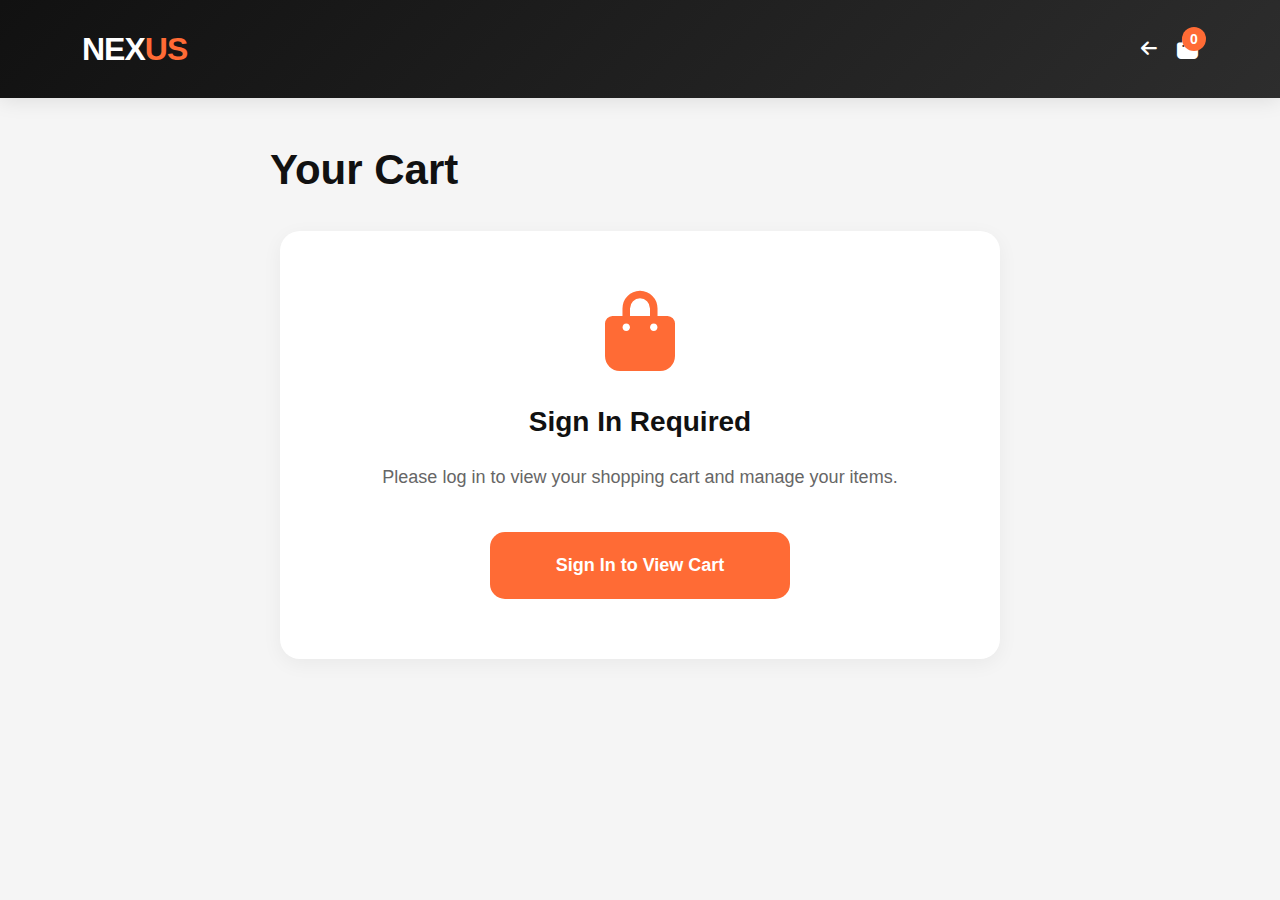
<file: cart.html>
<!DOCTYPE html>
<html lang="en">
  <head>
    <meta charset="UTF-8" />
    <title>Your Cart | NEXUS</title>
    <meta
      name="viewport"
      content="width=device-width, initial-scale=1.0, maximum-scale=1.0, user-scalable=no"
    />
    <link rel="stylesheet" href="cart.css" />
    <link
      rel="stylesheet"
      href="https://cdnjs.cloudflare.com/ajax/libs/font-awesome/6.4.0/css/all.min.css"
    />
  </head>
  <body>
    <!-- Mobile Header -->
    <header class="mobile-header">
      <div class="header-content">
        <a href="index.html" class="logo">NEX<span>US</span></a>
        <div class="header-actions">
          <a href="index.html" class="back-btn">
            <i class="fas fa-arrow-left"></i>
          </a>
          <div class="cart-icon">
            <i
              class="fas fa-shopping-bag"
              style="color: white; font-size: 24px"
            ></i>
            <span class="cart-count" id="cart-count">0</span>
          </div>
        </div>
      </div>
    </header>

    <!-- Cart Content -->
    <div class="cart-container">
      <h1 class="cart-title">Your Cart</h1>
      <div id="cart-content">
        <!-- Content will be loaded here -->
        <div class="loading-container">
          <div class="loading-spinner"></div>
          <p class="loading-text">Loading your cart...</p>
        </div>
      </div>
    </div>

    <script>
      const API_BASE = "https://backendroutes-lcpt.onrender.com";
      const cartContent = document.getElementById("cart-content");

      // Check login
      const user = JSON.parse(sessionStorage.getItem("user"));

      if (!user) {
        cartContent.innerHTML = `
                <div class="login-prompt">
                    <i class="fas fa-shopping-bag"></i>
                    <h2>Sign In Required</h2>
                    <p>Please log in to view your shopping cart and manage your items.</p>
                    <a href="login.html" class="login-btn">Sign In to View Cart</a>
                </div>
            `;
      } else {
        // Load cart for logged in user
        loadCart();
      }

      async function loadCart() {
        try {
          // 1️⃣ Get cart rows
          const cartRes = await fetch(`${API_BASE}/cart/${user.id}`);
          const cartItems = await cartRes.json();

          if (cartItems.length === 0) {
            cartContent.innerHTML = `
                        <div class="empty-cart">
                            <i class="fas fa-shopping-cart"></i>
                            <h2>Your Cart is Empty</h2>
                            <p>Looks like you haven't added any items to your cart yet. Start shopping to fill it up!</p>
                            <a href="index.html" class="continue-btn">Continue Shopping</a>
                        </div>
                    `;
            return;
          }

          // 2️⃣ Extract product IDs
          const productIds = cartItems.map((item) => item.product_id);

          // 3️⃣ Fetch products
          const productRes = await fetch(`${API_BASE}/products/by-ids`, {
            method: "POST",
            headers: { "Content-Type": "application/json" },
            body: JSON.stringify({ productIds }),
          });

          const products = await productRes.json();

          // 4️⃣ Merge cart + product data
          const merged = cartItems.map((cartItem) => {
            const product = products.find((p) => p.id === cartItem.product_id);
            return {
              ...product,
              size: cartItem.size,
              cart_id: cartItem.id,
            };
          });

          renderCart(merged);

          // Update cart count
          document.getElementById("cart-count").textContent = cartItems.length;
        } catch (err) {
          cartContent.innerHTML = `
                    <div class="error-container">
                        <div class="error-icon">
                            <i class="fas fa-exclamation-triangle"></i>
                        </div>
                        <p class="error-text">Failed to load cart. Please check your connection.</p>
                        <button onclick="loadCart()" class="retry-btn">Try Again</button>
                    </div>
                `;
        }
      }

      function renderCart(items) {
        // Calculate totals
        const subtotal = items.reduce((sum, item) => {
          return sum + parseFloat(item.price) * (item.quantity || 1);
        }, 0);

        const shipping = subtotal > 100 ? 0 : 9.99;
        const tax = subtotal * 0.08;
        const total = subtotal + shipping + tax;

        cartContent.innerHTML = `
                <div class="cart-items-container">
                    ${items
                      .map(
                        (item) => `
                        <div class="cart-item" data-id="${item.cart_id}">
                            <div class="item-header">
                                <div class="item-image">
                                    <img src="${item.img_url}" alt="${
                          item.name
                        }">
                                </div>
                                <div class="item-info">
                                    <h3 class="item-name">${item.name}</h3>
                                    <div class="item-details">
                                        <p>Size: ${item.size}</p>
                                        <p >Rating: <span style="color: #ff6b35; font-weight: 700;
                                             font-family: 'Montserrat', 'Segoe UI', Arial, sans-serif; 
                                             font-size: 20px;letter-spacing: 0.5px;"> ${
                                               item.rating
                                             } 
                                             </span>
                                             </p>
                                    </div>
                                    <div class="item-price">$${(
                                      parseFloat(item.price) * 1
                                    ).toFixed(2)}</div>
                                </div>
                            </div>
                            
                            <div class="item-actions"> 
                                <button class="remove-btn" onclick="removeItem(${
                                  item.id
                                })">
                                    <i class="fas fa-trash"></i>
                                    <span>Remove</span>
                                </button>
                            </div>
                        </div>
                    `
                      )
                      .join("")}
                </div>
                
                <div class="order-summary">
                    <h3 class="summary-title">Order Summary</h3>
                    <div class="summary-row">
                        <span>Subtotal (${items.length} items)</span>
                        <span>$${subtotal.toFixed(2)}</span>
                    </div>
                    <div class="summary-row">
                        <span>Shipping</span>
                        <span>${
                          shipping === 0 ? "FREE" : `$${shipping.toFixed(2)}`
                        }</span>
                    </div>
                    <div class="summary-row">
                        <span>Tax</span>
                        <span>$${tax.toFixed(2)}</span>
                    </div>
                    <div class="summary-row total">
                        <span>Total</span>
                        <span>$${total.toFixed(2)}</span>
                    </div>
                    
                    <button class="checkout-btn" onclick="checkout()">
                        <i class="fas fa-lock"></i> PROCEED TO CHECKOUT
                    </button>
                </div>
            `;
      }

      // Remove item from cart
      async function removeItem(productId) {
        const user = JSON.parse(sessionStorage.getItem("user"));

        if (!user) {
          alert("Please log in to manage your cart.");
          window.location.href = "login.html";
          return;
        }

        if (!confirm("Remove this item from your cart?")) return;

        try {
          const res = await fetch(
            "https://backendroutes-lcpt.onrender.com/cart/remove",
            {
              method: "DELETE",
              headers: {
                "Content-Type": "application/json",
              },
              body: JSON.stringify({
                userId: user.id,
                productId,
              }),
            }
          );

          const data = await res.json();

          if (!res.ok) throw new Error(data.message);

          alert("Item removed from cart");
          loadCart(); // Reload cart items
        } catch (err) {
          console.error(err);
          alert("Failed to remove item");
        }
      }

      function updateQuantity(cartId, action) {
        // In a real app, you would call PATCH /cart/:id
        // fetch(`${API_BASE}/cart/${cartId}`, {
        //     method: 'PATCH',
        //     headers: { 'Content-Type': 'application/json' },
        //     body: JSON.stringify({ action: action })
        // })
        alert(`Quantity ${action === "increase" ? "increased" : "decreased"}`);
        loadCart(); // Reload cart
      }

      function checkout() {
        alert("Proceeding to checkout...");
        // window.location.href = 'checkout.html';
      }
    </script>
  </body>
</html>
</file>
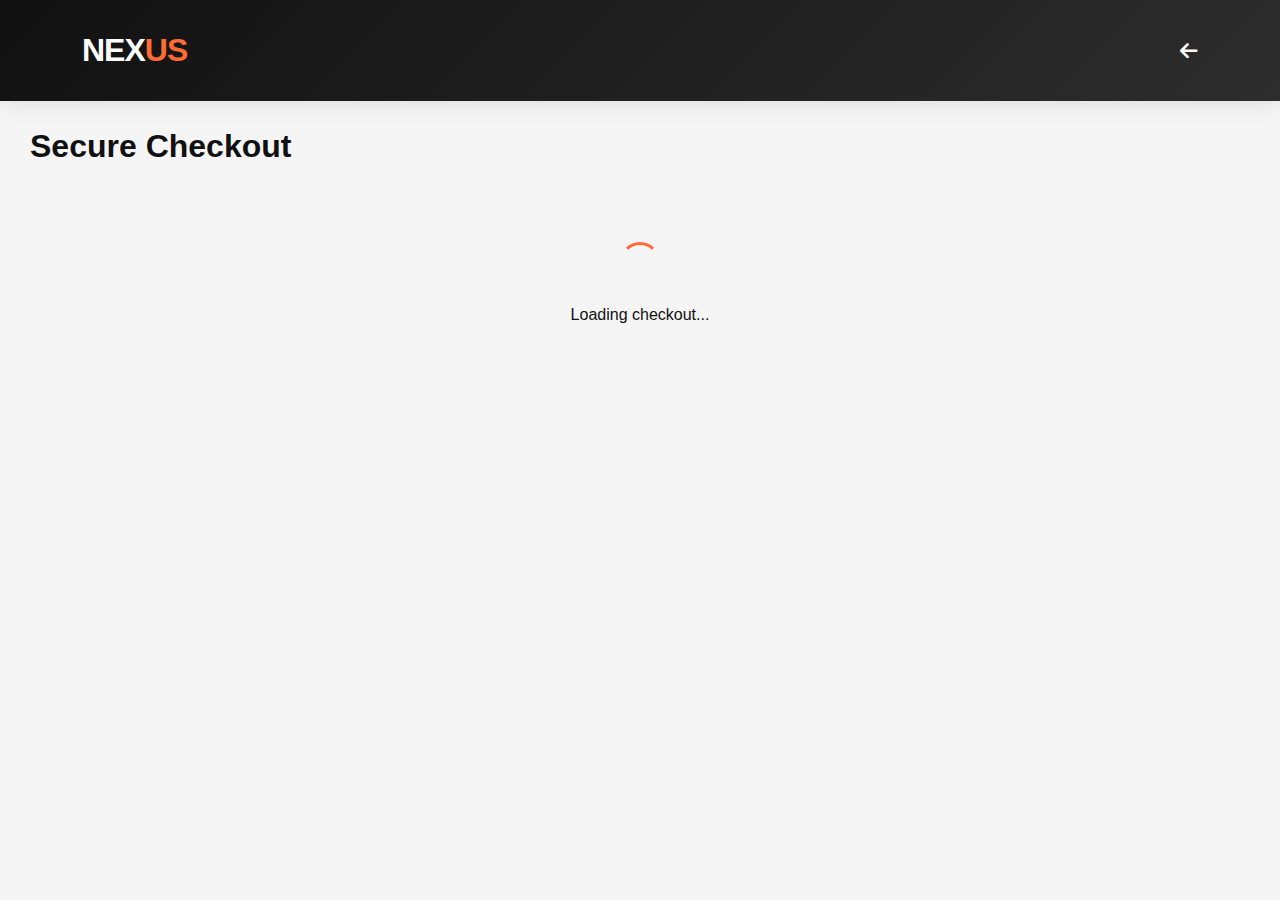
<file: checkout.html>
<!DOCTYPE html>
<html lang="en">
  <head>
    <meta charset="UTF-8" />
    <title>Secure Checkout | NEXUS</title>
    <meta
      name="viewport"
      content="width=device-width, initial-scale=1.0, maximum-scale=1.0, user-scalable=no"
    />
    <link rel="stylesheet" href="checkout.css" />
    <link
      rel="stylesheet"
      href="https://cdnjs.cloudflare.com/ajax/libs/font-awesome/6.4.0/css/all.min.css"
    />
    <script src="https://js.stripe.com/v3/"></script>
  </head>
  <body>
    <!-- Mobile Header -->
    <header class="mobile-header">
      <div class="header-content">
        <a href="index.html" class="logo">NEX<span>US</span></a>
        <a href="cart.html" class="back-btn">
          <i class="fas fa-arrow-left"></i>
        </a>
      </div>
    </header>

    <!-- Checkout Container -->
    <div class="checkout-container">
      <h1 class="checkout-title">Secure Checkout</h1>

      <div id="checkout-content">
        <!-- Content will be loaded here -->
        <div class="loading" style="text-align: center; padding: 40px">
          <div
            class="loading-spinner"
            style="
              width: 40px;
              height: 40px;
              border: 3px solid #f5f5f5;
              border-top-color: #ff6b35;
              border-radius: 50%;
              animation: spin 1s linear infinite;
              margin: 0 auto 20px;
            "
          ></div>
          <p>Loading checkout...</p>
        </div>
      </div>
    </div>

    <script src="checkout.js"></script>
  </body>
</html>
</file>
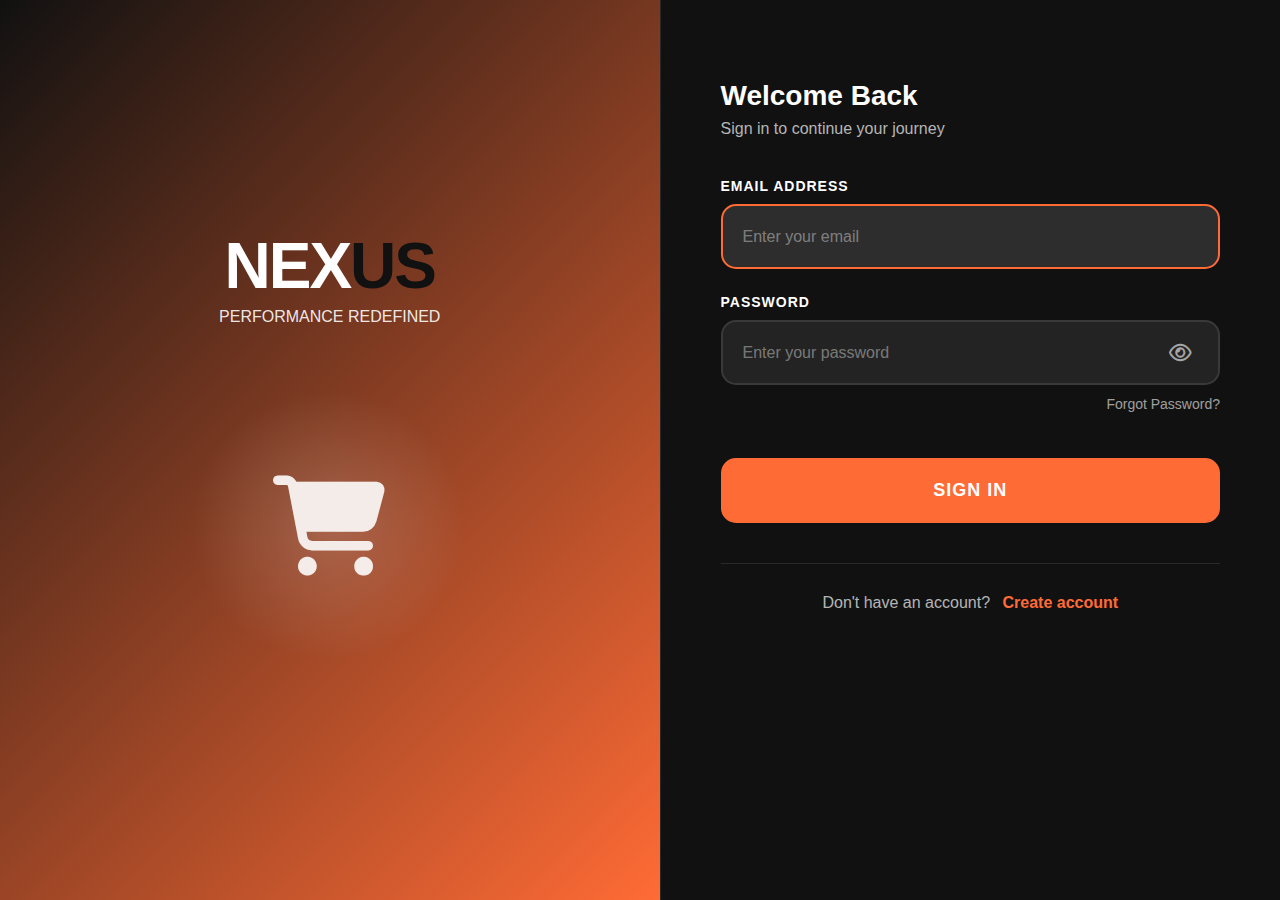
<file: login.html>
<!DOCTYPE html>
<html lang="en">
  <head>
    <meta charset="UTF-8" />
    <title>NEXUS — Login</title>
    <meta
      name="viewport"
      content="width=device-width, initial-scale=1.0, maximum-scale=1.0, user-scalable=no"
    />
    <link rel="stylesheet" href="login.css" />
    <link
      rel="stylesheet"
      href="https://cdnjs.cloudflare.com/ajax/libs/font-awesome/6.4.0/css/all.min.css"
    />
  </head>
  <body>
    <!-- Header Section -->
    <div class="mobile-header">
      <div class="logo">
        <h1>NEX<span>US</span></h1>
        <p>PERFORMANCE REDEFINED</p>
      </div>
      <div class="header-image">
        <i class="fas fa-shopping-cart"></i>
      </div>
    </div>

    <!-- Form Section -->
    <div class="mobile-form">
      <h2 class="form-title">Welcome Back</h2>
      <p class="form-subtitle">Sign in to continue your journey</p>

      <form id="login-form">
        <div class="form-group">
          <label for="email">Email Address</label>
          <div class="input-wrapper">
            <input
              type="email"
              id="email"
              placeholder="Enter your email"
              required
            />
          </div>
        </div>

        <div class="form-group">
          <label for="password">Password</label>
          <div class="input-wrapper">
            <input
              type="password"
              id="password"
              placeholder="Enter your password"
              required
            />
            <button type="button" class="eye-btn" id="togglePassword">
              <i class="far fa-eye"></i>
            </button>
          </div>
          <div class="forgot-link">
            <a href="#">Forgot Password?</a>
          </div>
        </div>

        <button type="submit" class="submit-btn">Sign In</button>

        <div class="switch-link">
          Don't have an account?
          <a href="signup.html">Create account</a>
        </div>

        <!-- Message container -->
        <div id="message-container"></div>
      </form>
    </div>
    <script src="login.js"></script>
  </body>
</html>
</file>
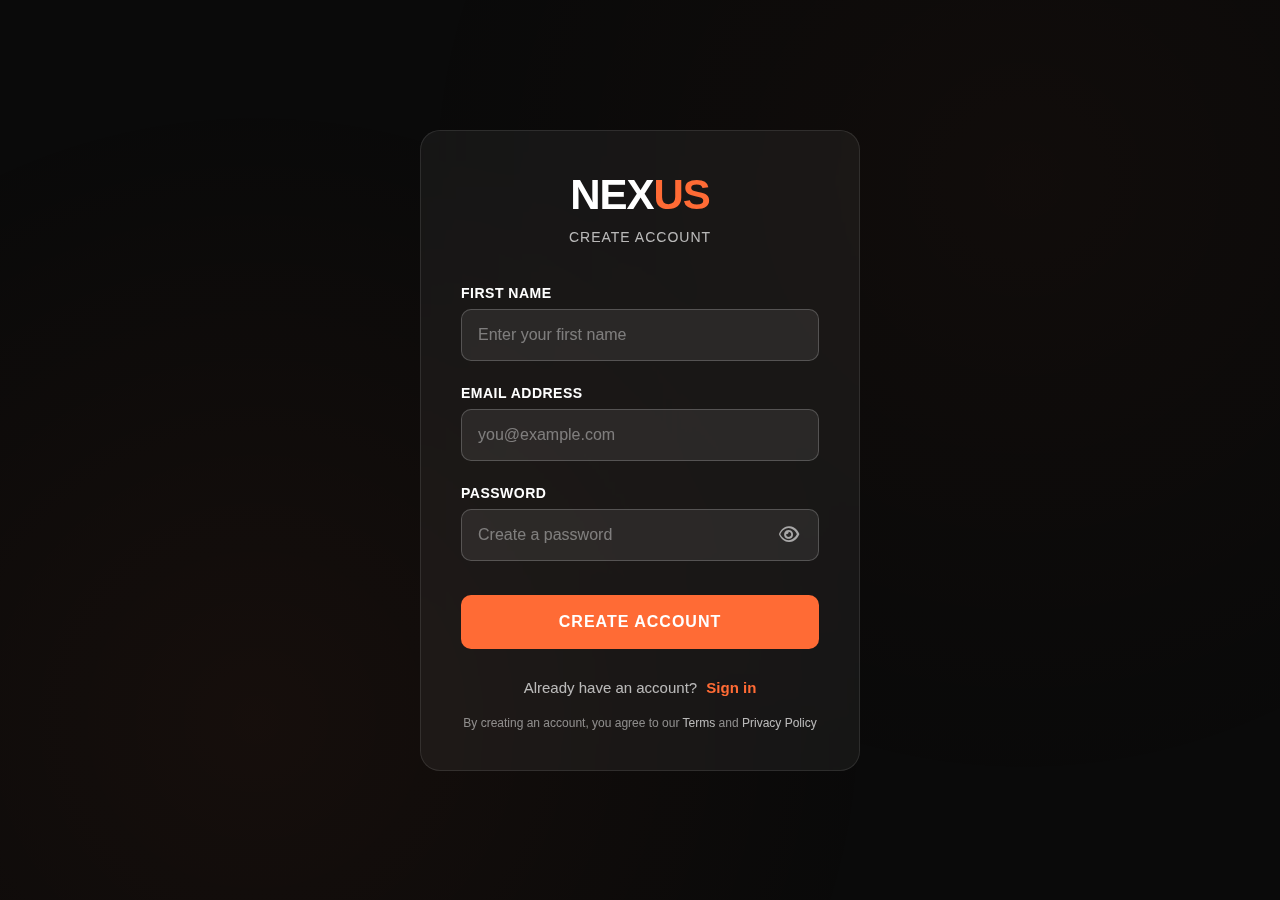
<file: signup.html>
<!DOCTYPE html>
<html lang="en">
  <head>
    <meta charset="UTF-8" />
    <meta name="viewport" content="width=device-width, initial-scale=1.0" />
    <title>NEXUS — Sign Up</title>
    <link rel="stylesheet" href="signup.css" />
    <link
      rel="stylesheet"
      href="https://cdnjs.cloudflare.com/ajax/libs/font-awesome/6.4.0/css/all.min.css"
    />
  </head>
  <body>
    <div class="bg-pattern"></div>

    <div class="signup-container">
      <div class="header">
        <div class="logo">NEX<span>US</span></div>
        <div class="tagline">CREATE ACCOUNT</div>
      </div>

      <form id="signup-form">
        <div class="form-group">
          <label for="first_name">First Name</label>
          <input
            type="text"
            id="first_name"
            placeholder="Enter your first name"
            required
          />
        </div>

        <div class="form-group">
          <label for="email">Email Address</label>
          <input
            type="email"
            id="email"
            placeholder="you@example.com"
            required
          />
        </div>

        <div class="form-group">
          <label for="password">Password</label>
          <div class="password-wrapper">
            <input
              type="password"
              id="password"
              placeholder="Create a password"
              required
            />
            <button type="button" class="toggle-password" id="togglePassword">
              <i class="far fa-eye"></i>
            </button>
          </div>
        </div>

        <button type="submit" class="submit-btn">Create Account</button>

        <div class="login-link">
          Already have an account?
          <a href="login.html">Sign in</a>
        </div>

        <div class="terms">
          By creating an account, you agree to our <a href="#">Terms</a> and
          <a href="#">Privacy Policy</a>
        </div>

        <!-- Message container -->
        <div id="message-container"></div>
      </form>
    </div>

    <script src="signup.js"></script>
  </body>
</html>
</file>
<file: cart.css>
* {
  margin: 0;
  padding: 0;
  box-sizing: border-box;
  font-family: -apple-system, BlinkMacSystemFont, "Segoe UI", Roboto, sans-serif;
  -webkit-tap-highlight-color: transparent;
}

body {
  background-color: #f5f5f5;
  color: #111111;
  min-height: 100vh;
  font-size: 16px;
  line-height: 1.5;
}

/* Mobile Header - Larger for mobile */
.mobile-header {
  background: linear-gradient(135deg, #111111 0%, #2d2d2d 100%);
  padding: 25px 20px;
  position: sticky;
  top: 0;
  z-index: 100;
  box-shadow: 0 2px 20px rgba(0, 0, 0, 0.1);
}

.header-content {
  display: flex;
  align-items: center;
  justify-content: space-between;
  margin: 0 5%;
}

.logo {
  font-size: 32px;
  font-weight: 900;
  color: white;
  text-decoration: none;
  letter-spacing: -1px;
}

.logo span {
  color: #ff6b35;
}

.header-actions {
  display: flex;
  gap: 20px;
  align-items: center;
}

.cart-icon {
  position: relative;
}

.cart-count {
  position: absolute;
  top: -8px;
  right: -8px;
  background: #ff6b35;
  color: white;
  border-radius: 50%;
  width: 24px;
  height: 24px;
  display: flex;
  align-items: center;
  justify-content: center;
  font-size: 14px;
  font-weight: bold;
}

.back-btn {
  color: white;
  text-decoration: none;
  font-size: 18px;
  font-weight: 600;
  display: flex;
  align-items: center;
  gap: 8px;
}

/* Main Content - Full width on mobile */
.cart-container {
  padding: 20px;
  max-width: 100%;
}

.cart-title {
  font-size: 32px;
  font-weight: 800;
  margin-bottom: 30px;
  color: #111111;
  padding-left: 10px;
}

/* Empty Cart State - Mobile Optimized */
.empty-cart {
  background: white;
  border-radius: 20px;
  padding: 60px 30px;
  text-align: center;
  margin: 20px;
  box-shadow: 0 5px 20px rgba(0, 0, 0, 0.05);
}

.empty-cart i {
  font-size: 80px;
  margin-bottom: 30px;
  color: #ff6b35;
  opacity: 0.8;
}

.empty-cart h2 {
  font-size: 28px;
  margin-bottom: 20px;
  color: #111111;
}

.empty-cart p {
  color: #666;
  font-size: 18px;
  margin-bottom: 40px;
  line-height: 1.6;
}

.continue-btn {
  display: inline-block;
  background: #111111;
  color: white;
  padding: 20px 40px;
  text-decoration: none;
  font-weight: 700;
  font-size: 18px;
  border-radius: 15px;
  transition: all 0.3s;
  width: 100%;
  max-width: 300px;
}

.continue-btn:hover {
  background: #ff6b35;
  transform: translateY(-2px);
}

/* Login Prompt - Mobile Optimized */
.login-prompt {
  background: white;
  border-radius: 20px;
  padding: 60px 30px;
  text-align: center;
  margin: 20px;
  box-shadow: 0 5px 20px rgba(0, 0, 0, 0.05);
}

.login-prompt i {
  font-size: 80px;
  color: #ff6b35;
  margin-bottom: 30px;
}

.login-prompt h2 {
  font-size: 28px;
  margin-bottom: 20px;
  color: #111111;
}

.login-prompt p {
  color: #666;
  font-size: 18px;
  margin-bottom: 40px;
  line-height: 1.6;
}

.login-btn {
  display: inline-block;
  background: #ff6b35;
  color: white;
  padding: 20px 40px;
  text-decoration: none;
  font-weight: 700;
  font-size: 18px;
  border-radius: 15px;
  transition: all 0.3s;
  width: 100%;
  max-width: 300px;
}

.login-btn:hover {
  background: #ff8535;
  transform: translateY(-2px);
}

/* Cart Items - Mobile Optimized */
.cart-items-container {
  margin-bottom: 30px;
}

.cart-item {
  background: white;
  border-radius: 20px;
  padding: 25px;
  margin-bottom: 20px;
  box-shadow: 0 5px 20px rgba(0, 0, 0, 0.05);
  display: flex;
  flex-direction: column;
  gap: 20px;
}

.item-header {
  display: flex;
  gap: 20px;
  align-items: flex-start;
}

.item-image {
  width: 120px;
  height: 120px;
  border-radius: 15px;
  overflow: hidden;
  background: #f5f5f5;
  flex-shrink: 0;
}

.item-image img {
  width: 100%;
  height: 100%;
  object-fit: cover;
}

.item-info {
  flex: 1;
}

.item-name {
  font-size: 20px;
  font-weight: 700;
  margin-bottom: 10px;
  color: #111111;
  line-height: 1.3;
}

.item-details {
  color: #666;
  font-size: 16px;
  margin-bottom: 15px;
}

.item-price {
  font-size: 24px;
  font-weight: 800;
  color: #111111;
}

/* Item Actions - Mobile Optimized */
.item-actions {
  display: flex;
  justify-content: space-between;
  align-items: center;
  padding-top: 20px;
  border-top: 1px solid #eee;
}

.quantity-control {
  display: flex;
  align-items: center;
  background: #f5f5f5;
  border-radius: 12px;
  padding: 10px;
}

.qty-btn {
  background: white;
  border: none;
  width: 44px;
  height: 44px;
  border-radius: 10px;
  font-size: 24px;
  font-weight: bold;
  color: #111111;
  cursor: pointer;
  display: flex;
  align-items: center;
  justify-content: center;
  transition: all 0.3s;
}

.qty-btn:active {
  background: #ddd;
  transform: scale(0.95);
}

.qty-input {
  width: 60px;
  text-align: center;
  border: none;
  background: transparent;
  font-size: 20px;
  font-weight: 700;
  color: #111111;
  padding: 0 10px;
}

.remove-btn {
  background: none;
  border: none;
  color: #dc3545;
  font-size: 18px;
  font-weight: 600;
  padding: 15px 25px;
  border-radius: 12px;
  cursor: pointer;
  transition: all 0.3s;
  display: flex;
  align-items: center;
  gap: 10px;
}

.remove-btn:active {
  background: rgba(220, 53, 69, 0.1);
  transform: scale(0.95);
}

/* Order Summary - Mobile Optimized */
.order-summary {
  background: white;
  border-radius: 20px;
  padding: 30px;
  margin-top: 30px;
  box-shadow: 0 5px 20px rgba(0, 0, 0, 0.05);
  bottom: 20px;
  margin-bottom: 20px;
}

.summary-title {
  font-size: 24px;
  font-weight: 800;
  margin-bottom: 25px;
  color: #111111;
}

.summary-row {
  display: flex;
  justify-content: space-between;
  margin-bottom: 20px;
  font-size: 18px;
  padding-bottom: 15px;
  border-bottom: 1px solid #eee;
}

.summary-row.total {
  font-size: 24px;
  font-weight: 800;
  color: #111111;
  border-bottom: none;
  padding-bottom: 0;
  margin-bottom: 30px;
}

.checkout-btn {
  width: 100%;
  padding: 25px;
  background: #111111;
  color: white;
  border: none;
  border-radius: 15px;
  font-size: 20px;
  font-weight: 800;
  cursor: pointer;
  transition: all 0.3s;
  margin-top: 20px;
  text-transform: uppercase;
  letter-spacing: 1px;
}

.checkout-btn:active {
  background: #ff6b35;
  transform: translateY(-2px);
}

/* Loading State */
.loading-container {
  text-align: center;
  padding: 100px 20px;
}

.loading-spinner {
  width: 60px;
  height: 60px;
  border: 4px solid #f5f5f5;
  border-top-color: #ff6b35;
  border-radius: 50%;
  animation: spin 1s linear infinite;
  margin: 0 auto 30px;
}

.loading-text {
  font-size: 20px;
  color: #666;
}

@keyframes spin {
  to {
    transform: rotate(360deg);
  }
}

/* Error State */
.error-container {
  text-align: center;
  padding: 100px 20px;
}

.error-icon {
  font-size: 80px;
  color: #ff6b35;
  margin-bottom: 30px;
}

.error-text {
  font-size: 20px;
  color: #111111;
  margin-bottom: 30px;
}

.retry-btn {
  background: #ff6b35;
  color: white;
  border: none;
  padding: 20px 40px;
  border-radius: 15px;
  font-size: 18px;
  font-weight: 700;
  cursor: pointer;
  transition: all 0.3s;
}

.retry-btn:active {
  transform: scale(0.95);
}

/* Desktop Responsive */
@media (min-width: 768px) {
  .cart-container {
    max-width: 800px;
    margin: 0 auto;
    margin-bottom: 5%;
    padding: 40px 20px;
  }

  .cart-title {
    font-size: 42px;
  }

  .cart-item {
    flex-direction: row;
    align-items: center;
  }

  .item-header {
    flex: 1;
  }

  .item-actions {
    border-top: none;
    padding-top: 0;
    width: 300px;
  }

  .order-summary {
    position: relative;
    max-width: 800px;
    margin: 40px auto 0;
  }
}

/* Large Mobile */
@media (min-width: 480px) and (max-width: 767px) {
  .cart-item {
    padding: 30px;
  }

  .item-image {
    width: 140px;
    height: 140px;
  }

  .item-name {
    font-size: 22px;
  }
}
</file>
<file: checkout.css>
* {
  margin: 0;
  padding: 0;
  box-sizing: border-box;
  font-family: -apple-system, BlinkMacSystemFont, "Segoe UI", Roboto, sans-serif;
  -webkit-tap-highlight-color: transparent;
}

body {
  background-color: #f5f5f5;
  min-height: 100vh;
  color: #111111;
  font-size: 16px;
  line-height: 1.6;
}

/* Mobile Header */
.mobile-header {
  background: linear-gradient(135deg, #111111 0%, #2d2d2d 100%);
  padding: 25px 20px;
  position: sticky;
  top: 0;
  z-index: 100;
  box-shadow: 0 2px 20px rgba(0, 0, 0, 0.1);
}

.header-content {
  display: flex;
  align-items: center;
  margin: 0 5%;
  justify-content: space-between;
}

.logo {
  font-size: 32px;
  font-weight: 900;
  color: white;
  text-decoration: none;
  letter-spacing: -1px;
}

.logo span {
  color: #ff6b35;
}

.back-btn {
  color: white;
  text-decoration: none;
  font-size: 20px;
  font-weight: 600;
  display: flex;
  align-items: center;
  gap: 8px;
}

/* Checkout Container */
.checkout-container {
  padding: 20px;
  max-width: 100%;
}

.checkout-title {
  font-size: 32px;
  font-weight: 800;
  margin-bottom: 30px;
  color: #111111;
  padding-left: 10px;
}

/* Checkout Grid */
.checkout-grid {
  display: grid;
  gap: 30px;
}

@media (min-width: 992px) {
  .checkout-grid {
    grid-template-columns: 450px 1fr;
    max-width: 1200px;
    margin: 0 auto;
  }
}

/* Form Container */
.form-container {
  background: white;
  border-radius: 20px;
  padding: 30px;
  box-shadow: 0 5px 20px rgba(0, 0, 0, 0.05);
}

.form-title {
  font-size: 24px;
  font-weight: 700;
  margin-bottom: 25px;
  color: #111111;
  display: flex;
  align-items: center;
  gap: 12px;
}

.form-title i {
  color: #ff6b35;
  font-size: 22px;
}

/* Form Styles */
#checkout-form {
  display: flex;
  flex-direction: column;
  gap: 20px;
}

.form-group {
  display: flex;
  flex-direction: column;
  gap: 8px;
}

.form-group label {
  font-weight: 600;
  color: #333;
  font-size: 15px;
}

.form-group input {
  padding: 18px;
  border: 2px solid #e0e0e0;
  border-radius: 12px;
  font-size: 16px;
  transition: all 0.3s;
  background: #fafafa;
}

.form-group input:focus {
  outline: none;
  border-color: #ff6b35;
  background: white;
  box-shadow: 0 0 0 3px rgba(255, 107, 53, 0.1);
}

.form-group input::placeholder {
  color: #8e8e8e;
}

.row {
  display: grid;
  grid-template-columns: 1fr;
  gap: 20px;
}

@media (min-width: 768px) {
  .row {
    grid-template-columns: 1fr 1fr;
  }
}

/* Submit Button */
.submit-btn {
  width: 100%;
  padding: 22px;
  background: #111111;
  color: white;
  border: none;
  border-radius: 15px;
  font-size: 18px;
  font-weight: 800;
  cursor: pointer;
  transition: all 0.3s;
  margin-top: 20px;
  display: flex;
  align-items: center;
  justify-content: center;
  gap: 12px;
  text-transform: uppercase;
  letter-spacing: 1px;
}

.submit-btn:hover {
  background: #ff6b35;
  transform: translateY(-2px);
  box-shadow: 0 10px 20px rgba(255, 107, 53, 0.3);
}

.submit-btn.loading {
  opacity: 0.8;
  cursor: not-allowed;
}

.submit-btn.loading::after {
  content: "";
  width: 20px;
  height: 20px;
  border: 2px solid rgba(255, 255, 255, 0.3);
  border-top-color: white;
  border-radius: 50%;
  animation: spin 0.8s linear infinite;
}

@keyframes spin {
  to {
    transform: rotate(360deg);
  }
}

/* Secure Message */
.secure-message {
  text-align: center;
  margin-top: 20px;
  color: #28a745;
  font-weight: 600;
  font-size: 15px;
  display: flex;
  align-items: center;
  justify-content: center;
  gap: 10px;
}

.secure-message i {
  font-size: 18px;
}

/* Order Summary */
.order-summary {
  background: white;
  border-radius: 20px;
  padding: 30px;
  box-shadow: 0 5px 20px rgba(0, 0, 0, 0.05);
  height: fit-content;
  position: sticky;
  top: 100px;
}

.summary-title {
  font-size: 20px;
  font-weight: 700;
  margin-bottom: 25px;
  padding-bottom: 15px;
  border-bottom: 2px solid #f5f5f5;
  display: flex;
  align-items: center;
  gap: 10px;
}

.summary-title i {
  color: #ff6b35;
}

.cart-items {
  margin-bottom: 25px;
  max-height: 300px;
  overflow-y: auto;
  padding-right: 10px;
}

.cart-item {
  display: flex;
  gap: 15px;
  padding: 15px 0;
  border-bottom: 1px solid #f0f0f0;
}

.cart-item:last-child {
  border-bottom: none;
}

.item-image {
  width: 70px;
  height: 70px;
  border-radius: 10px;
  overflow: hidden;
  background: #f5f5f5;
  flex-shrink: 0;
}

.item-image img {
  width: 100%;
  height: 100%;
  object-fit: cover;
}

.item-info {
  flex: 1;
}

.item-name {
  font-size: 15px;
  font-weight: 600;
  margin-bottom: 5px;
}

.item-details {
  font-size: 13px;
  color: #666;
  margin-bottom: 5px;
}

.item-price {
  font-size: 16px;
  font-weight: 700;
  color: #111111;
}

/* Totals */
.totals {
  border-top: 2px solid #f5f5f5;
  padding-top: 20px;
  margin-top: 20px;
}

.total-row {
  display: flex;
  justify-content: space-between;
  margin-bottom: 12px;
  font-size: 16px;
}

.total-row.final {
  font-size: 20px;
  font-weight: 800;
  color: #111111;
  margin-top: 15px;
  padding-top: 15px;
  border-top: 2px solid #f5f5f5;
}

/* Security Badges */
.security-badges {
  display: flex;
  gap: 15px;
  justify-content: center;
  margin-top: 30px;
  flex-wrap: wrap;
}

.badge {
  background: #f8f9fa;
  border-radius: 10px;
  padding: 12px 20px;
  font-size: 13px;
  font-weight: 600;
  color: #333;
  display: flex;
  align-items: center;
  gap: 8px;
}

.badge i {
  color: #28a745;
  font-size: 16px;
}

/* Empty Cart State */
.empty-cart {
  text-align: center;
  padding: 60px 20px;
  background: white;
  border-radius: 20px;
  box-shadow: 0 5px 20px rgba(0, 0, 0, 0.05);
}

.empty-cart i {
  font-size: 64px;
  color: #ff6b35;
  margin-bottom: 20px;
  opacity: 0.8;
}

.empty-cart h3 {
  font-size: 24px;
  margin-bottom: 15px;
  color: #111111;
}

.empty-cart p {
  color: #666;
  margin-bottom: 30px;
  font-size: 16px;
}

.shop-btn {
  display: inline-block;
  background: #111111;
  color: white;
  padding: 18px 40px;
  text-decoration: none;
  font-weight: 700;
  border-radius: 12px;
  transition: all 0.3s;
}

.shop-btn:hover {
  background: #ff6b35;
  transform: translateY(-2px);
}

/* Responsive Adjustments */
@media (max-width: 480px) {
  .checkout-container {
    padding: 15px;
  }

  .checkout-title {
    font-size: 28px;
    padding-left: 5px;
  }

  .form-container,
  .order-summary {
    padding: 25px 20px;
  }

  .form-group input {
    padding: 16px;
  }

  .submit-btn {
    padding: 20px;
    font-size: 16px;
  }
}

@media (max-width: 767px) {
  .order-summary {
    position: static;
    margin-top: 30px;
  }
}
</file>
<file: login.css>
* {
  margin: 0;
  padding: 0;
  box-sizing: border-box;
  font-family: -apple-system, BlinkMacSystemFont, "Segoe UI", Roboto, Oxygen,
    Ubuntu, sans-serif;
}

body {
  background: #000;
  min-height: 100vh;
  display: flex;
  flex-direction: column;
}

/* Header  */
.mobile-header {
  background: linear-gradient(135deg, #111 0%, #ff6b35 100%);
  padding: 40px 30px;
  min-height: 40vh;
  display: flex;
  flex-direction: column;
  justify-content: center;
  align-items: center;
  text-align: center;
}

@media (min-width: 768px) {
  body {
    flex-direction: row;
    align-items: center;
    justify-content: center;
  }
  .mobile-header {
    flex: 1;
    min-height: 100vh;
    padding: 50px;
  }
  .mobile-form {
    flex: 1;
    min-height: 100vh;
  }
}

.logo {
  margin-bottom: 30px;
}

.logo h1 {
  font-size: 48px;
  font-weight: 900;
  color: white;
  letter-spacing: -2px;
  line-height: 1;
}

.logo h1 span {
  color: #111;
}

.logo p {
  color: rgba(255, 255, 255, 0.9);
  font-size: 16px;
  margin-top: 10px;
  font-weight: 500;
}

.header-image {
  width: 200px;
  height: 200px;
  margin-top: 30px;
  opacity: 0.9;
  border-radius: 50%;
  background: radial-gradient(
    circle,
    rgba(255, 255, 255, 0.2) 0%,
    transparent 70%
  );
  display: flex;
  align-items: center;
  justify-content: center;
  font-size: 80px;
  color: white;
}

/* Form  */
.mobile-form {
  background: #111;
  flex: 1;
  padding: 40px 30px;
  border-top-left-radius: 30px;
  border-top-right-radius: 30px;
  margin-top: -30px;
  position: relative;
  z-index: 2;
  box-shadow: 0 -10px 40px rgba(0, 0, 0, 0.3);
}

@media (min-width: 768px) {
  .mobile-form {
    border-radius: 0;
    margin-top: 0;
    box-shadow: none;
    border-left: 1px solid rgba(255, 255, 255, 0.1);
  }
}

.form-title {
  color: white;
  font-size: 28px;
  font-weight: 700;
  margin-bottom: 8px;
}

.form-subtitle {
  color: rgba(255, 255, 255, 0.7);
  font-size: 16px;
  margin-bottom: 40px;
}

/* Form elements */
.form-group {
  margin-bottom: 25px;
}

.form-group label {
  display: block;
  color: white;
  font-size: 14px;
  font-weight: 600;
  margin-bottom: 10px;
  text-transform: uppercase;
  letter-spacing: 1px;
}

.input-wrapper {
  position: relative;
}

.input-wrapper input {
  width: 100%;
  padding: 20px 20px;
  background: rgba(255, 255, 255, 0.08);
  border: 2px solid rgba(255, 255, 255, 0.1);
  border-radius: 15px;
  color: white;
  font-size: 18px;
  transition: all 0.3s;
  -webkit-appearance: none;
}

.input-wrapper input:focus {
  outline: none;
  border-color: #ff6b35;
  background: rgba(255, 255, 255, 0.12);
}

.input-wrapper input::placeholder {
  color: rgba(255, 255, 255, 0.4);
  font-size: 16px;
}

.eye-btn {
  position: absolute;
  right: 20px;
  top: 50%;
  transform: translateY(-50%);
  background: none;
  border: none;
  color: rgba(255, 255, 255, 0.6);
  cursor: pointer;
  padding: 8px;
  font-size: 20px;
}

/* Submit button */
.submit-btn {
  width: 100%;
  padding: 22px;
  background: #ff6b35;
  border: none;
  border-radius: 15px;
  color: white;
  font-size: 18px;
  font-weight: 700;
  cursor: pointer;
  transition: all 0.3s;
  margin-top: 20px;
  position: relative;
  overflow: hidden;
  text-transform: uppercase;
  letter-spacing: 1px;
}

.submit-btn:hover {
  background: #ff7d4d;
  transform: translateY(-2px);
}

.submit-btn:active {
  transform: translateY(0);
}

.submit-btn.loading {
  opacity: 0.8;
}

.submit-btn.loading::after {
  content: "";
  position: absolute;
  top: 50%;
  left: 50%;
  width: 24px;
  height: 24px;
  margin: -12px 0 0 -12px;
  border: 3px solid rgba(255, 255, 255, 0.3);
  border-top-color: white;
  border-radius: 50%;
  animation: spin 0.8s linear infinite;
}

@keyframes spin {
  to {
    transform: rotate(360deg);
  }
}

/* Switch link */
.switch-link {
  text-align: center;
  margin-top: 40px;
  padding-top: 30px;
  border-top: 1px solid rgba(255, 255, 255, 0.1);
  color: rgba(255, 255, 255, 0.7);
  font-size: 16px;
}

.switch-link a {
  color: #ff6b35;
  text-decoration: none;
  font-weight: 700;
  margin-left: 8px;
  transition: color 0.3s;
}

.switch-link a:hover {
  color: #ff8c66;
}

/* Messages */
.message {
  padding: 16px;
  border-radius: 12px;
  margin-top: 20px;
  text-align: center;
  font-size: 15px;
  font-weight: 500;
  display: none;
  animation: slideIn 0.3s ease;
}

@keyframes slideIn {
  from {
    opacity: 0;
    transform: translateY(10px);
  }
  to {
    opacity: 1;
    transform: translateY(0);
  }
}

.error {
  background: rgba(255, 68, 68, 0.1);
  color: #ff6b6b;
  border: 1px solid rgba(255, 68, 68, 0.3);
}

.success {
  background: rgba(40, 167, 69, 0.1);
  color: #4ade80;
  border: 1px solid rgba(40, 167, 69, 0.3);
}

/* Forgot password */
.forgot-link {
  text-align: right;
  margin-top: 10px;
}

.forgot-link a {
  color: rgba(255, 255, 255, 0.6);
  text-decoration: none;
  font-size: 14px;
  transition: color 0.3s;
}

.forgot-link a:hover {
  color: #ff6b35;
}

/* Responsive adjustments */
@media (max-width: 374px) {
  .mobile-header {
    padding: 30px 20px;
    min-height: 35vh;
  }
  .mobile-form {
    padding: 35px 20px;
  }
  .logo h1 {
    font-size: 40px;
  }
  .input-wrapper input {
    padding: 18px 16px;
    font-size: 16px;
  }
  .submit-btn {
    padding: 20px;
    font-size: 16px;
  }
}

@media (min-width: 1024px) {
  .mobile-header {
    padding: 80px;
  }
  .mobile-form {
    padding: 80px 60px;
  }
  .logo h1 {
    font-size: 64px;
  }
  .header-image {
    width: 280px;
    height: 280px;
    font-size: 100px;
  }
}
</file>
<file: signup.css>
* {
  margin: 0;
  padding: 0;
  box-sizing: border-box;
  font-family: -apple-system, BlinkMacSystemFont, "Segoe UI", Roboto, Oxygen,
    Ubuntu, sans-serif;
}

body {
  background: #0a0a0a;
  min-height: 100vh;
  display: flex;
  align-items: center;
  justify-content: center;
  padding: 20px;
}

/* Background Pattern */
.bg-pattern {
  position: fixed;
  width: 100%;
  height: 100%;
  background: radial-gradient(
      circle at 20% 80%,
      rgba(255, 107, 53, 0.05) 0%,
      transparent 50%
    ),
    radial-gradient(
      circle at 80% 20%,
      rgba(255, 107, 53, 0.03) 0%,
      transparent 50%
    );
  z-index: -1;
}

/* Main Container */
.signup-container {
  width: 100%;
  max-width: 440px;
  background: rgba(255, 255, 255, 0.05);
  backdrop-filter: blur(10px);
  border: 1px solid rgba(255, 255, 255, 0.1);
  border-radius: 20px;
  padding: 40px;
  position: relative;
  overflow: hidden;
}

/* Header */
.header {
  text-align: center;
  margin-bottom: 40px;
}

.logo {
  font-size: 42px;
  font-weight: 900;
  color: white;
  margin-bottom: 10px;
  letter-spacing: -1px;
}

.logo span {
  color: #ff6b35;
}

.tagline {
  color: rgba(255, 255, 255, 0.7);
  font-size: 14px;
  letter-spacing: 1px;
  text-transform: uppercase;
}

/* Form */
.form-group {
  margin-bottom: 24px;
}

.form-group label {
  display: block;
  color: white;
  font-size: 14px;
  font-weight: 600;
  margin-bottom: 8px;
  text-transform: uppercase;
  letter-spacing: 0.5px;
}

.form-group input {
  width: 100%;
  padding: 16px;
  background: rgba(255, 255, 255, 0.08);
  border: 1px solid rgba(255, 255, 255, 0.2);
  border-radius: 10px;
  color: white;
  font-size: 16px;
  transition: all 0.3s;
}

.form-group input:focus {
  outline: none;
  border-color: #ff6b35;
  box-shadow: 0 0 0 3px rgba(255, 107, 53, 0.2);
  background: rgba(255, 255, 255, 0.12);
}

.form-group input::placeholder {
  color: rgba(255, 255, 255, 0.4);
}

/* Password wrapper */
.password-wrapper {
  position: relative;
}

.toggle-password {
  position: absolute;
  right: 16px;
  top: 50%;
  transform: translateY(-50%);
  background: none;
  border: none;
  color: rgba(255, 255, 255, 0.6);
  cursor: pointer;
  padding: 4px;
  font-size: 18px;
}

/* Submit Button */
.submit-btn {
  width: 100%;
  padding: 18px;
  background: #ff6b35;
  border: none;
  border-radius: 10px;
  color: white;
  font-size: 16px;
  font-weight: 700;
  cursor: pointer;
  transition: all 0.3s;
  margin-top: 10px;
  text-transform: uppercase;
  letter-spacing: 1px;
  position: relative;
  overflow: hidden;
}

.submit-btn:hover {
  background: #ff7d4d;
  transform: translateY(-2px);
  box-shadow: 0 10px 20px rgba(255, 107, 53, 0.3);
}

.submit-btn:active {
  transform: translateY(0);
}

.submit-btn.loading {
  opacity: 0.8;
  cursor: not-allowed;
}

.submit-btn.loading::after {
  content: "";
  position: absolute;
  top: 50%;
  left: 50%;
  width: 20px;
  height: 20px;
  margin: -10px 0 0 -10px;
  border: 2px solid rgba(255, 255, 255, 0.3);
  border-top-color: white;
  border-radius: 50%;
  animation: spin 0.8s linear infinite;
}

@keyframes spin {
  to {
    transform: rotate(360deg);
  }
}

/* Login Link */
.login-link {
  text-align: center;
  margin-top: 30px;
  color: rgba(255, 255, 255, 0.7);
  font-size: 15px;
}

.login-link a {
  color: #ff6b35;
  text-decoration: none;
  font-weight: 600;
  margin-left: 5px;
  transition: color 0.3s;
}

.login-link a:hover {
  color: #ff8c66;
}

/* Messages */
.message {
  padding: 12px;
  border-radius: 8px;
  margin-top: 20px;
  text-align: center;
  font-size: 14px;
  display: none;
}

.error {
  background: rgba(255, 68, 68, 0.1);
  color: #ff6b6b;
  border: 1px solid rgba(255, 68, 68, 0.3);
}

.success {
  background: rgba(40, 167, 69, 0.1);
  color: #4ade80;
  border: 1px solid rgba(40, 167, 69, 0.3);
}

/* Responsive */
@media (max-width: 480px) {
  .signup-container {
    padding: 30px 20px;
    border-radius: 16px;
  }

  .logo {
    font-size: 36px;
  }

  .form-group input {
    padding: 14px;
  }

  .submit-btn {
    padding: 16px;
  }
}

/* Terms */
.terms {
  margin-top: 20px;
  color: rgba(255, 255, 255, 0.5);
  font-size: 12px;
  text-align: center;
}

.terms a {
  color: rgba(255, 255, 255, 0.7);
  text-decoration: none;
}

.terms a:hover {
  color: #ff6b35;
}
</file>
